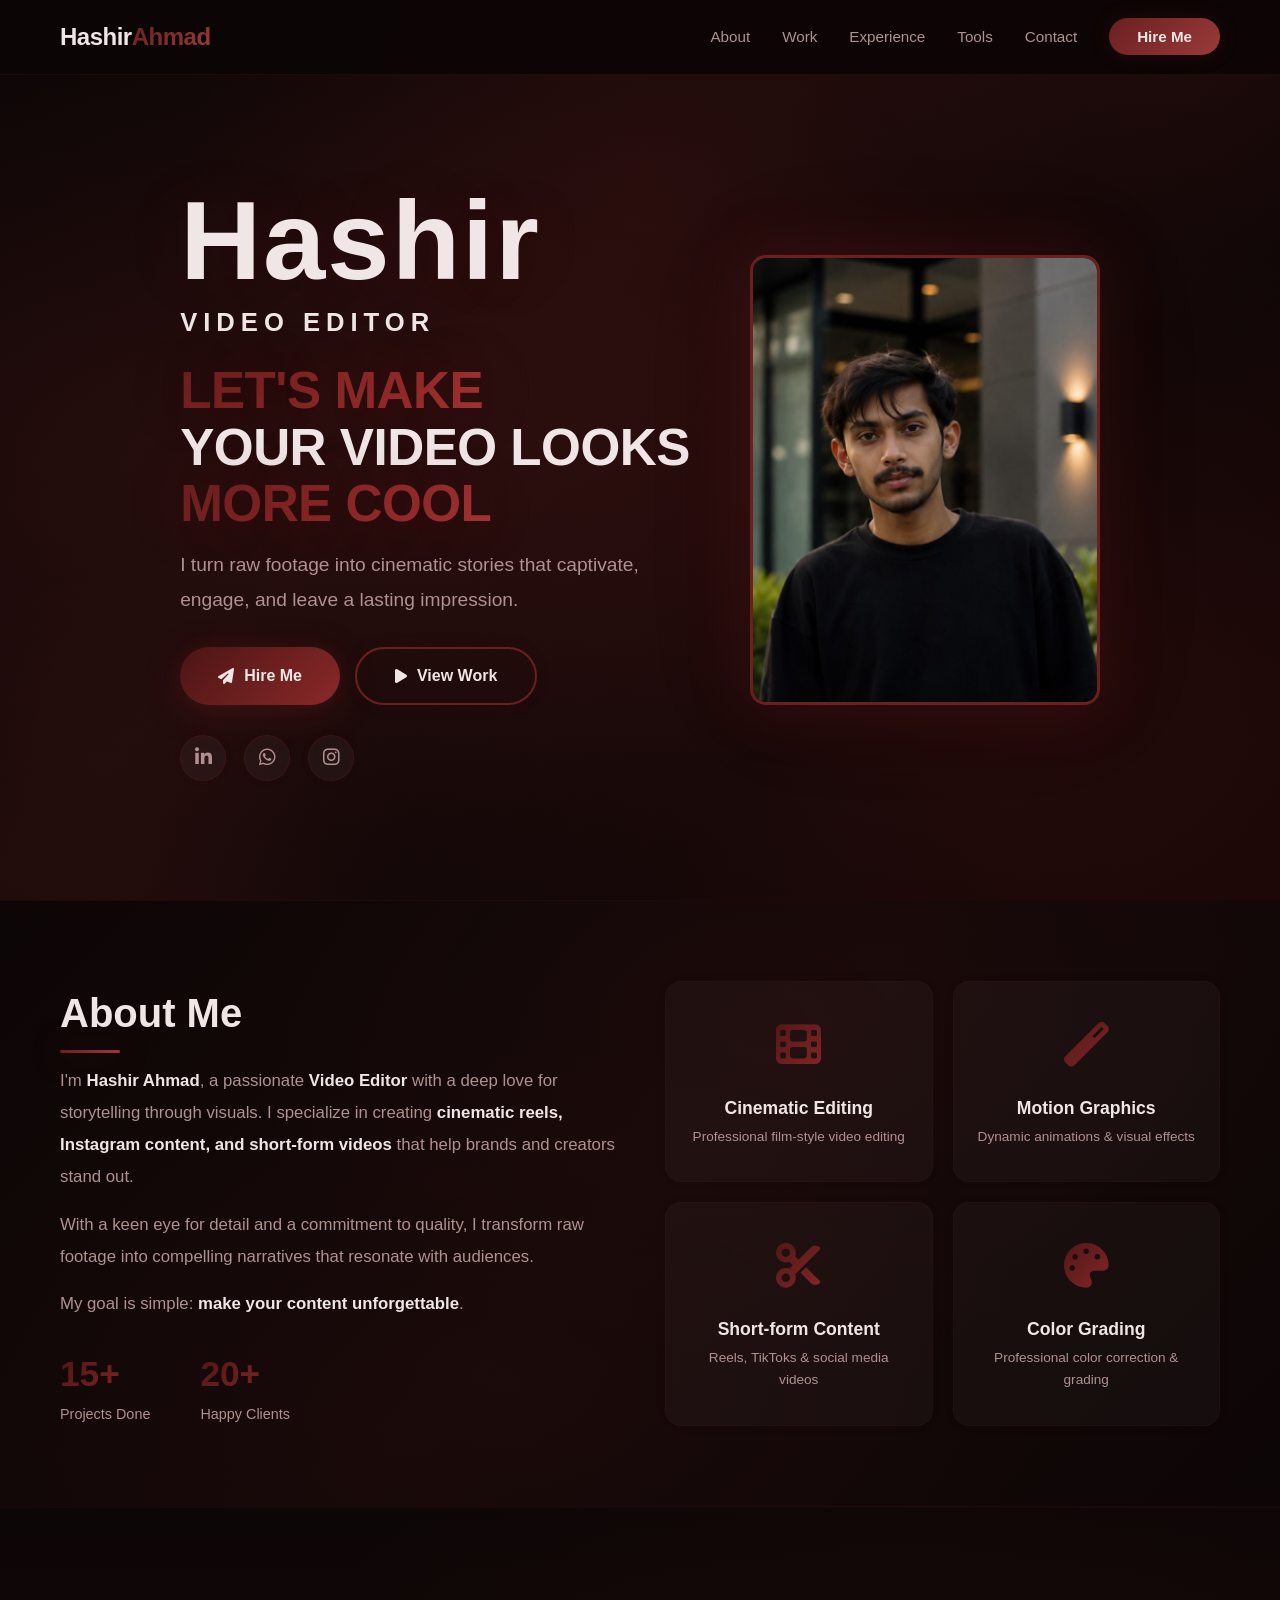
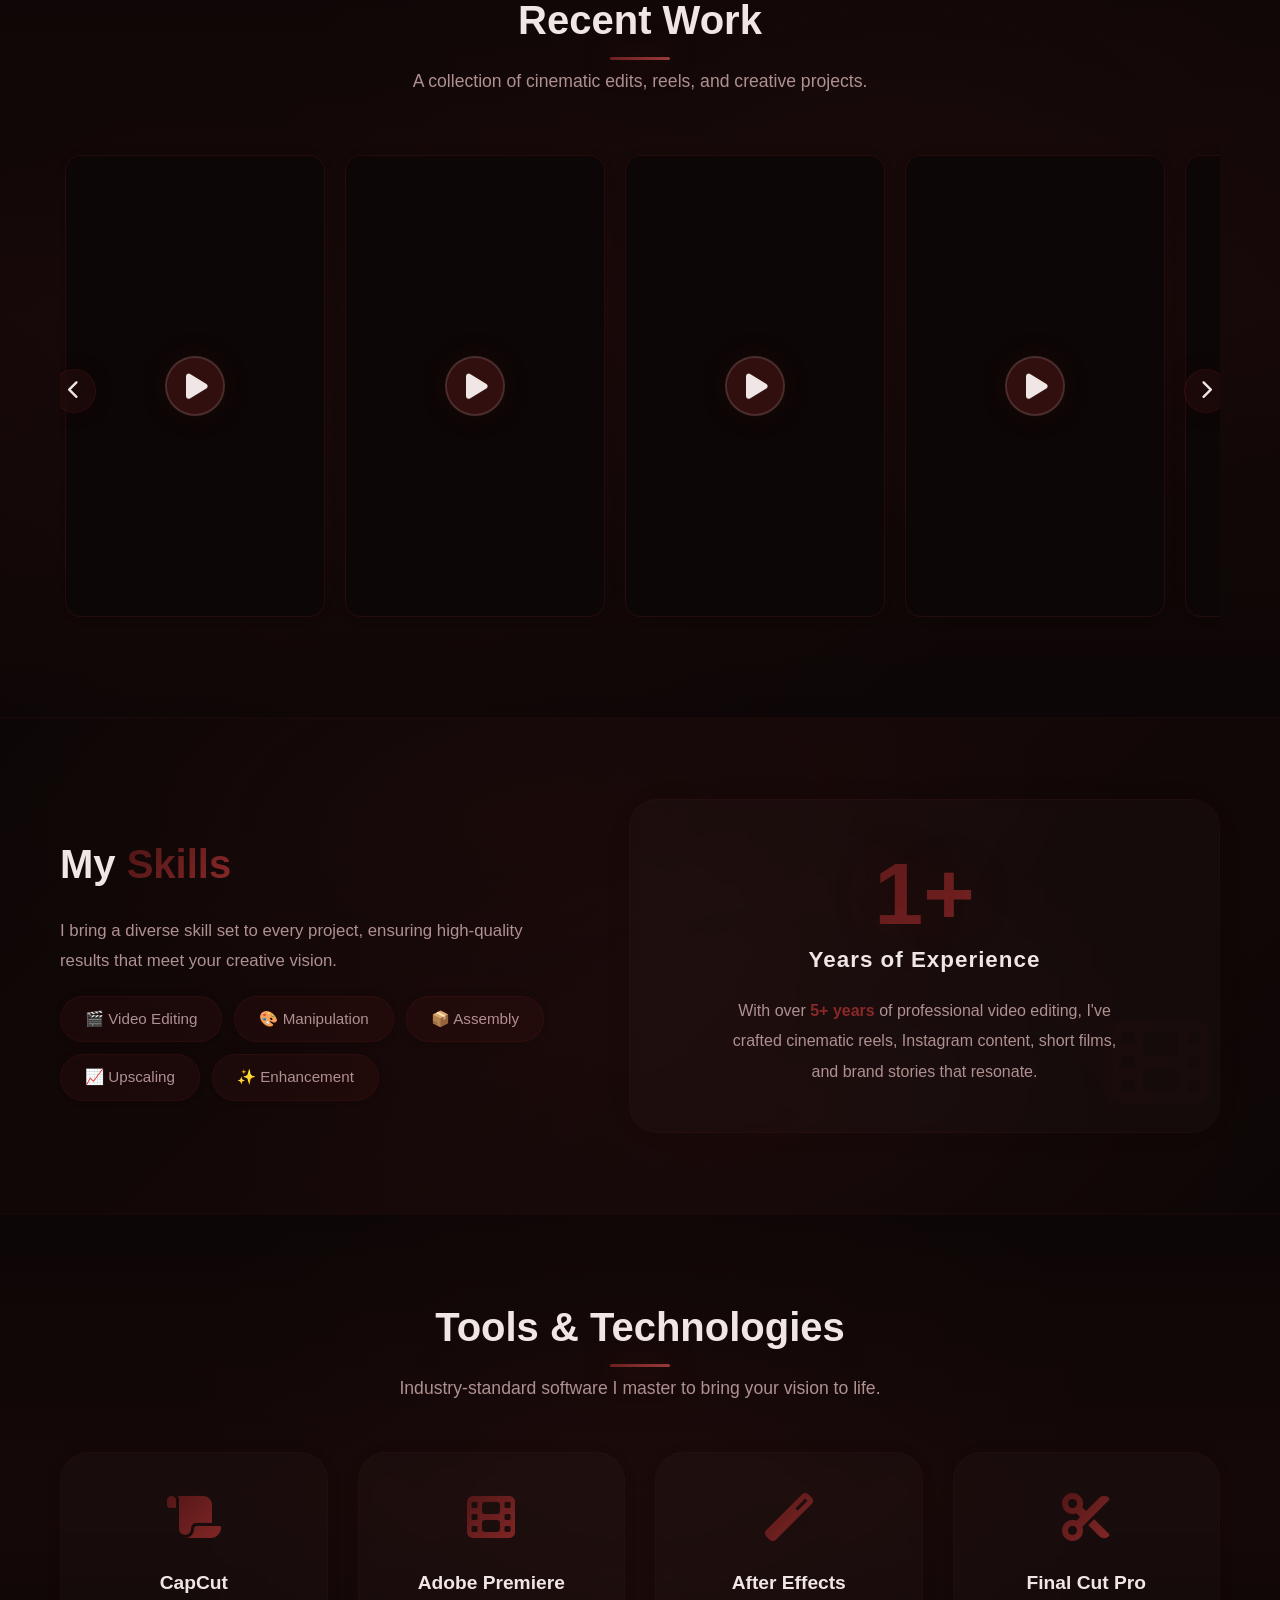
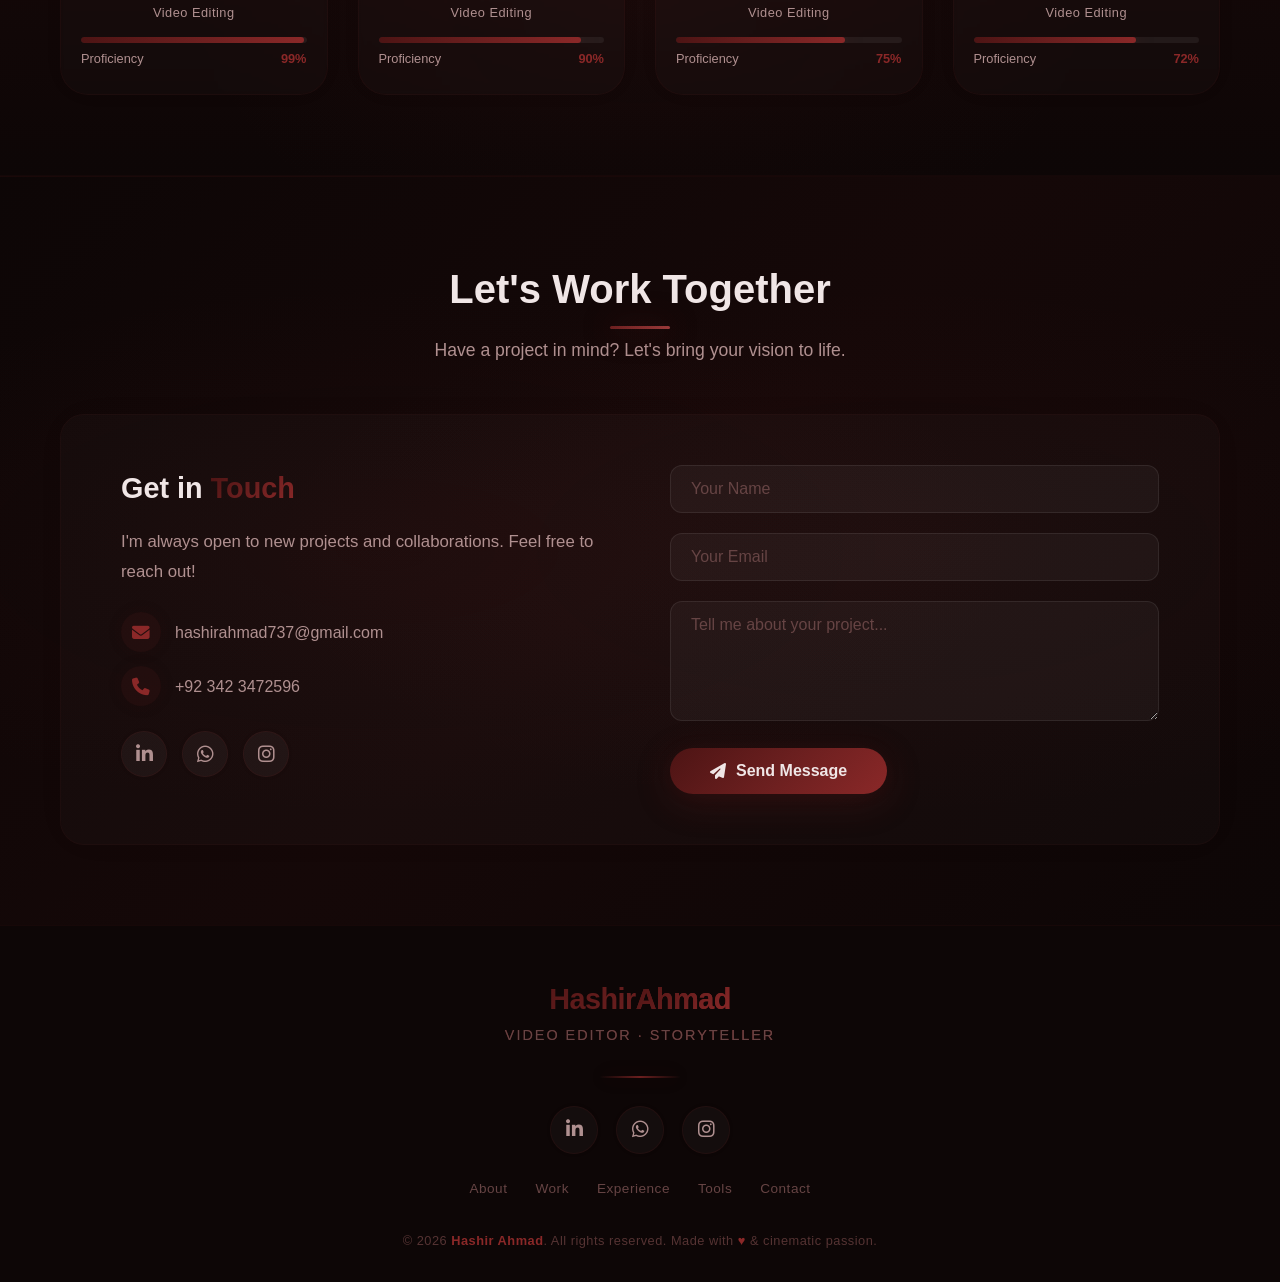
<file: index.html>
<!doctype html>
<html lang="en">
  <head>
    <meta charset="UTF-8" />
    <meta name="viewport" content="width=device-width, initial-scale=1.0" />
    <title>Hashir · Video Editor</title>
    <link rel="stylesheet" href="https://cdnjs.cloudflare.com/ajax/libs/font-awesome/6.5.1/css/all.min.css" />
    <style>
      * {
        margin: 0;
        padding: 0;
        box-sizing: border-box;
      }
      html {
        scroll-behavior: smooth;
      }
      body {
        font-family: 'Segoe UI', Tahoma, Geneva, Verdana, sans-serif;
        background: #0d0606;
        color: #f0e6e6;
        line-height: 1.6;
        overflow-x: hidden;
      }
      ::-webkit-scrollbar {
        width: 8px;
      }
      ::-webkit-scrollbar-track {
        background: #0d0606;
      }
      ::-webkit-scrollbar-thumb {
        background: linear-gradient(135deg, #6b1f1f, #9a3a3a);
        border-radius: 10px;
      }
      .container {
        max-width: 1200px;
        margin: 0 auto;
        padding: 0 20px;
      }
      .section-header {
        text-align: center;
        margin-bottom: 50px;
      }
      .section-header h2 {
        font-size: 2.5rem;
        font-weight: 700;
        position: relative;
        display: inline-block;
        color: #f0e6e6;
      }
      .section-header h2::after {
        content: '';
        position: absolute;
        bottom: -8px;
        left: 50%;
        transform: translateX(-50%);
        width: 60px;
        height: 3px;
        background: linear-gradient(135deg, #6b1f1f, #9a3a3a);
        border-radius: 3px;
        box-shadow: 0 0 30px rgba(107, 31, 31, 0.6);
      }
      .section-header p {
        color: #b09090;
        font-size: 1.1rem;
        max-width: 600px;
        margin: 15px auto 0;
      }

      /* ===== NAVBAR ===== */
      .navbar {
        position: fixed;
        top: 0;
        left: 0;
        width: 100%;
        padding: 18px 0;
        background: rgba(13, 6, 6, 0.92);
        backdrop-filter: blur(14px);
        border-bottom: 1px solid rgba(107, 31, 31, 0.2);
        z-index: 1000;
        transition: all 0.3s;
      }
      .navbar .container {
        display: flex;
        justify-content: space-between;
        align-items: center;
        flex-wrap: wrap;
      }
      .navbar .logo {
        font-size: 1.5rem;
        font-weight: 800;
        text-decoration: none;
        color: #f0e6e6;
        letter-spacing: -0.5px;
      }
      .navbar .logo span {
        background: linear-gradient(135deg, #6b1f1f, #9a3a3a);
        -webkit-background-clip: text;
        -webkit-text-fill-color: transparent;
        background-clip: text;
      }
      .nav-links {
        display: flex;
        gap: 32px;
        list-style: none;
        align-items: center;
      }
      .nav-links a {
        text-decoration: none;
        color: #b09090;
        font-weight: 500;
        font-size: 0.95rem;
        transition: color 0.3s;
        position: relative;
      }
      .nav-links a::after {
        content: '';
        position: absolute;
        bottom: -4px;
        left: 0;
        width: 0;
        height: 2px;
        background: linear-gradient(135deg, #6b1f1f, #9a3a3a);
        transition: width 0.3s;
      }
      .nav-links a:hover::after,
      .nav-links a.active::after {
        width: 100%;
      }
      .nav-links a:hover,
      .nav-links a.active {
        color: #f0e6e6;
      }
      .nav-links .btn-hire {
        background: linear-gradient(135deg, #6b1f1f, #9a3a3a);
        color: #f0e6e6;
        padding: 10px 28px;
        border-radius: 50px;
        font-weight: 600;
        border: none;
        cursor: pointer;
        transition: all 0.3s;
        font-size: 0.95rem;
        text-decoration: none;
        box-shadow: 0 0 20px rgba(107, 31, 31, 0.2);
      }
      .nav-links .btn-hire:hover {
        transform: translateY(-3px) scale(1.03);
        box-shadow: 0 8px 40px rgba(107, 31, 31, 0.6), 0 0 60px rgba(107, 31, 31, 0.3);
      }
      .hamburger {
        display: none;
        font-size: 1.8rem;
        cursor: pointer;
        color: #f0e6e6;
        transition: transform 0.3s;
      }
      .hamburger:hover {
        transform: rotate(90deg);
      }

      /* ===== HERO ===== */
      .hero {
        padding: 140px 0 80px;
        min-height: 100vh;
        display: flex;
        align-items: center;
        background: radial-gradient(ellipse at 20% 50%, rgba(107, 31, 31, 0.2) 0%, transparent 60%),
          radial-gradient(ellipse at 80% 80%, rgba(138, 40, 40, 0.15) 0%, transparent 50%),
          radial-gradient(ellipse at 50% 20%, rgba(77, 20, 20, 0.25) 0%, transparent 50%),
          linear-gradient(135deg, #0d0606 0%, #1a0a0a 40%, #0f0606 70%, #140404 100%);
        position: relative;
        overflow: hidden;
      }
      .hero::before {
        content: '';
        position: absolute;
        top: -40%;
        right: -20%;
        width: 700px;
        height: 700px;
        background: radial-gradient(circle, rgba(107, 31, 31, 0.15), transparent 70%);
        border-radius: 50%;
        pointer-events: none;
        animation: heroGlow1 10s ease-in-out infinite alternate;
      }
      .hero::after {
        content: '';
        position: absolute;
        bottom: -30%;
        left: -15%;
        width: 600px;
        height: 600px;
        background: radial-gradient(circle, rgba(138, 40, 40, 0.10), transparent 70%);
        border-radius: 50%;
        pointer-events: none;
        animation: heroGlow2 12s ease-in-out infinite alternate;
      }
      @keyframes heroGlow1 {
        0% { transform: scale(1) translate(0, 0); opacity: 0.4; }
        100% { transform: scale(1.4) translate(-30px, -20px); opacity: 0.9; }
      }
      @keyframes heroGlow2 {
        0% { transform: scale(1) translate(0, 0); opacity: 0.3; }
        100% { transform: scale(1.5) translate(40px, 30px); opacity: 0.8; }
      }
      .hero .container {
        display: flex;
        align-items: center;
        gap: 60px;
        flex-wrap: wrap;
        position: relative;
        z-index: 1;
      }
      .hero-content {
        flex: 1;
        min-width: 300px;
      }

      /* ===== HASHIR - exactly like Sameer style (white, no underline) ===== */
      .hero-content .hero-title-name {
        font-size: 7.0rem;
        font-weight: 900;
        line-height: 1.1;
        margin-bottom: 0px;
        color: #f0e6e6;
        letter-spacing: 2px;
        text-shadow: 0 0 60px rgba(107, 31, 31, 0.15);
      }

      .hero-content .hero-title-role {
        font-size: 1.6rem;
        font-weight: 400;
        color: #b09090;
        letter-spacing: 6px;
        text-transform: uppercase;
        margin-bottom: 20px;
      }
      .hero-content .hero-title-role span {
        color: #f0e6e6;
        font-weight: 600;
      }

      .hero-content h1 {
        font-size: 3.2rem;
        font-weight: 900;
        line-height: 1.1;
        margin-bottom: 16px;
        text-transform: uppercase;
        letter-spacing: -0.5px;
        color: #f0e6e6;
      }
      .hero-content h1 .highlight {
        background: linear-gradient(135deg, #6b1f1f, #8a2828, #a53535);
        -webkit-background-clip: text;
        -webkit-text-fill-color: transparent;
        background-clip: text;
        text-shadow: 0 0 60px rgba(107, 31, 31, 0.3);
      }

      .hero-content .sub-text {
        font-size: 1.2rem;
        color: #b09090;
        max-width: 500px;
        margin: 0 0 30px;
        line-height: 1.8;
      }
      .hero-buttons {
        display: flex;
        gap: 15px;
        flex-wrap: wrap;
        margin-bottom: 30px;
      }
      .btn {
        display: inline-flex;
        align-items: center;
        gap: 10px;
        padding: 14px 38px;
        border-radius: 50px;
        font-weight: 600;
        font-size: 1rem;
        text-decoration: none;
        transition: all 0.4s cubic-bezier(0.34, 1.56, 0.64, 1);
        border: none;
        cursor: pointer;
        position: relative;
        overflow: hidden;
      }
      .btn-primary {
        background: linear-gradient(135deg, #4d1414, #6b1f1f, #8a2828);
        color: #f0e6e6;
        box-shadow: 0 8px 35px rgba(107, 31, 31, 0.35), 0 0 20px rgba(107, 31, 31, 0.1);
      }
      .btn-primary:hover {
        transform: translateY(-4px) scale(1.03);
        box-shadow: 0 16px 60px rgba(107, 31, 31, 0.6), 0 0 80px rgba(107, 31, 31, 0.3);
      }
      .btn-outline {
        background: transparent;
        color: #f0e6e6;
        border: 2px solid #6b1f1f;
        box-shadow: 0 0 20px rgba(107, 31, 31, 0.05);
      }
      .btn-outline:hover {
        background: linear-gradient(135deg, #4d1414, #6b1f1f, #8a2828);
        border-color: transparent;
        transform: translateY(-4px) scale(1.03);
        box-shadow: 0 16px 60px rgba(107, 31, 31, 0.6), 0 0 80px rgba(107, 31, 31, 0.3);
        color: #f0e6e6;
      }
      .hero-social {
        display: flex;
        gap: 18px;
      }
      .hero-social a {
        display: inline-flex;
        align-items: center;
        justify-content: center;
        width: 46px;
        height: 46px;
        border-radius: 50%;
        background: rgba(255, 255, 255, 0.04);
        border: 1px solid rgba(107, 31, 31, 0.25);
        color: #b09090;
        font-size: 1.2rem;
        transition: all 0.4s cubic-bezier(0.34, 1.56, 0.64, 1);
        text-decoration: none;
        box-shadow: 0 0 10px rgba(107, 31, 31, 0.05);
      }
      .hero-social a:hover {
        background: linear-gradient(135deg, #4d1414, #6b1f1f, #8a2828);
        border-color: transparent;
        color: #f0e6e6;
        transform: translateY(-5px) scale(1.1);
        box-shadow: 0 10px 40px rgba(107, 31, 31, 0.5), 0 0 60px rgba(107, 31, 31, 0.2);
      }
      .hero-image {
        flex: 0 0 320px;
        display: flex;
        justify-content: center;
        align-items: center;
      }
      .profile-img {
        width: 350px;
        height: 450px;
        border-radius: 16px;
        overflow: hidden;
        border: 3px solid #6b1f1f;
        background: #1a0a0a;
        box-shadow: 0 0 60px rgba(107, 31, 31, 0.25), 0 0 120px rgba(107, 31, 31, 0.08);
        transition: all 0.5s;
      }
      .profile-img:hover {
        transform: scale(1.03) rotate(-2deg);
        box-shadow: 0 0 80px rgba(107, 31, 31, 0.4), 0 0 160px rgba(107, 31, 31, 0.15);
      }
      .profile-img img {
        width: 100%;
        height: 100%;
        object-fit: cover;
        display: block;
        border-radius: 13px;
      }

      /* ===== ABOUT ===== */
      .about {
        padding: 80px 0;
        background: radial-gradient(ellipse at 60% 20%, rgba(107, 31, 31, 0.08) 0%, transparent 50%),
          radial-gradient(ellipse at 40% 80%, rgba(138, 40, 40, 0.06) 0%, transparent 50%),
          linear-gradient(135deg, #0d0606 0%, #150808 50%, #0d0606 100%);
        border-top: 1px solid rgba(107, 31, 31, 0.08);
        border-bottom: 1px solid rgba(107, 31, 31, 0.08);
      }
      .about-grid {
        display: flex;
        align-items: stretch;
        gap: 50px;
        flex-wrap: wrap;
      }
      .about-left {
        flex: 1;
        min-width: 300px;
        display: flex;
        flex-direction: column;
        justify-content: center;
      }
      .about-left .section-header {
        text-align: left;
        margin-bottom: 20px;
      }
      .about-left .section-header h2::after {
        left: 0;
        transform: none;
      }
      .about-left p {
        color: #b09090;
        font-size: 1.05rem;
        line-height: 1.9;
        margin-bottom: 16px;
      }
      .about-left p strong {
        color: #f0e6e6;
      }
      .about-stats {
        display: flex;
        gap: 50px;
        flex-wrap: wrap;
        margin-top: 10px;
      }
      .about-stats .stat-item {
        display: flex;
        flex-direction: column;
      }
      .about-stats .stat-number {
        font-size: 2.2rem;
        font-weight: 800;
        background: linear-gradient(135deg, #4d1414, #6b1f1f, #8a2828);
        -webkit-background-clip: text;
        -webkit-text-fill-color: transparent;
        background-clip: text;
      }
      .about-stats .stat-label {
        color: #b09090;
        font-size: 0.9rem;
      }

      /* ===== ABOUT RIGHT - 4 GLOWING BLOCKS ===== */
      .about-right {
        flex: 1;
        min-width: 300px;
        display: grid;
        grid-template-columns: 1fr 1fr;
        gap: 20px;
      }
      .about-block {
        background: rgba(255, 255, 255, 0.03);
        border: 1px solid rgba(107, 31, 31, 0.12);
        border-radius: 16px;
        padding: 28px 22px;
        text-align: center;
        transition: all 0.4s cubic-bezier(0.34, 1.56, 0.64, 1);
        position: relative;
        overflow: hidden;
        cursor: default;
        box-shadow: 0 0 20px rgba(107, 31, 31, 0.02);
      }
      .about-block::before {
        content: '';
        position: absolute;
        inset: 0;
        background: radial-gradient(circle at 50% 50%, rgba(107, 31, 31, 0.15), transparent 70%);
        opacity: 0;
        transition: opacity 0.5s;
        border-radius: 16px;
      }
      .about-block:hover {
        transform: translateY(-8px) scale(1.02);
        border-color: #6b1f1f;
        box-shadow: 0 15px 60px rgba(107, 31, 31, 0.35), 0 0 80px rgba(107, 31, 31, 0.1);
        background: rgba(255, 255, 255, 0.06);
      }
      .about-block:hover::before {
        opacity: 1;
      }
      .about-block .block-icon {
        font-size: 2.8rem;
        margin-bottom: 12px;
        background: linear-gradient(135deg, #4d1414, #6b1f1f, #8a2828);
        -webkit-background-clip: text;
        -webkit-text-fill-color: transparent;
        background-clip: text;
        display: inline-block;
        transition: transform 0.4s;
        position: relative;
        z-index: 1;
      }
      .about-block:hover .block-icon {
        transform: scale(1.15) rotate(-5deg);
      }
      .about-block .block-title {
        font-size: 1.1rem;
        font-weight: 700;
        color: #f0e6e6;
        margin-bottom: 4px;
        position: relative;
        z-index: 1;
      }
      .about-block .block-desc {
        font-size: 0.85rem;
        color: #b09090;
        position: relative;
        z-index: 1;
      }
      .about-block::after {
        content: '';
        position: absolute;
        top: -50%;
        left: -50%;
        width: 200%;
        height: 200%;
        background: radial-gradient(circle at center, rgba(138, 40, 40, 0.08), transparent 60%);
        opacity: 0;
        transition: opacity 0.6s;
        pointer-events: none;
        border-radius: 16px;
      }
      .about-block:hover::after {
        opacity: 1;
      }

      /* ===== WORK ===== */
      .work {
        padding: 80px 0;
        background: radial-gradient(ellipse at 30% 70%, rgba(107, 31, 31, 0.06) 0%, transparent 50%),
          radial-gradient(ellipse at 70% 30%, rgba(138, 40, 40, 0.05) 0%, transparent 50%),
          linear-gradient(180deg, #0d0606 0%, #150808 50%, #0d0606 100%);
        border-top: 1px solid rgba(107, 31, 31, 0.08);
        border-bottom: 1px solid rgba(107, 31, 31, 0.08);
      }
      .work-wrapper {
        position: relative;
        overflow: hidden;
        z-index: 1;
      }
      .work-scroll {
        display: flex;
        gap: 20px;
        overflow-x: auto;
        padding: 10px 5px 20px;
        scroll-behavior: smooth;
        -webkit-overflow-scrolling: touch;
        justify-content: flex-start;
      }
      .work-scroll::-webkit-scrollbar {
        height: 4px;
      }
      .work-scroll::-webkit-scrollbar-track {
        background: #1a0a0a;
        border-radius: 10px;
      }
      .work-scroll::-webkit-scrollbar-thumb {
        background: linear-gradient(135deg, #4d1414, #6b1f1f, #8a2828);
        border-radius: 10px;
      }
      .work-item {
        flex: 0 0 260px;
        border-radius: 16px;
        overflow: hidden;
        cursor: pointer;
        aspect-ratio: 9/16;
        background: #1a0a0a;
        border: 1px solid rgba(107, 31, 31, 0.12);
        transition: all 0.4s cubic-bezier(0.34, 1.56, 0.64, 1);
        position: relative;
        box-shadow: 0 0 30px rgba(107, 31, 31, 0.02);
      }
      .work-item:hover {
        transform: translateY(-8px) scale(1.02);
        border-color: #6b1f1f;
        box-shadow: 0 15px 60px rgba(107, 31, 31, 0.3), 0 0 80px rgba(107, 31, 31, 0.08);
      }
      .work-item .thumb {
        width: 100%;
        height: 100%;
        display: flex;
        align-items: center;
        justify-content: center;
        background: linear-gradient(135deg, #1a0a0a, #2a0f0f);
        position: relative;
      }
      .work-item .thumb .screenpal-thumbnail {
        width: 100%;
        height: 100%;
        position: relative;
        background: #0d0606;
      }
      .work-item .thumb .screenpal-thumbnail iframe {
        width: 100%;
        height: 100%;
        border: none;
        pointer-events: none !important;
      }
      .video-click-layer {
        position: absolute;
        top: 0;
        left: 0;
        width: 100%;
        height: 100%;
        z-index: 10;
        cursor: pointer;
        background: transparent;
      }
      .work-item .thumb .play-overlay {
        position: absolute;
        top: 50%;
        left: 50%;
        transform: translate(-50%, -50%);
        z-index: 5;
        width: 60px;
        height: 60px;
        border-radius: 50%;
        background: rgba(107, 31, 31, 0.4);
        backdrop-filter: blur(4px);
        display: flex;
        align-items: center;
        justify-content: center;
        border: 2px solid rgba(255, 255, 255, 0.12);
        transition: all 0.3s;
        pointer-events: none;
        box-shadow: 0 0 30px rgba(107, 31, 31, 0.1);
      }
      .work-item:hover .play-overlay {
        background: rgba(107, 31, 31, 0.6);
        transform: translate(-50%, -50%) scale(1.1);
        box-shadow: 0 0 60px rgba(107, 31, 31, 0.3);
      }
      .work-item .play-overlay i {
        font-size: 1.8rem;
        color: #f0e6e6;
        margin-left: 4px;
      }
      .work-item .thumb .overlay {
        position: absolute;
        bottom: 0;
        left: 0;
        right: 0;
        padding: 16px 18px 20px;
        background: linear-gradient(to top, rgba(0, 0, 0, 0.85), transparent);
        opacity: 0;
        transition: opacity 0.3s;
        pointer-events: none;
        z-index: 4;
      }
      .work-item:hover .thumb .overlay {
        opacity: 1;
      }
      .work-item .thumb .overlay h4 {
        font-size: 0.85rem;
        font-weight: 600;
        margin-bottom: 2px;
        color: #f0e6e6;
      }
      .work-item .thumb .overlay p {
        font-size: 0.7rem;
        color: #b09090;
      }
      .scroll-btn {
        position: absolute;
        top: 50%;
        transform: translateY(-50%);
        width: 44px;
        height: 44px;
        border-radius: 50%;
        background: rgba(107, 31, 31, 0.15);
        backdrop-filter: blur(8px);
        border: 1px solid rgba(107, 31, 31, 0.25);
        color: #f0e6e6;
        font-size: 1.2rem;
        cursor: pointer;
        transition: all 0.3s;
        z-index: 10;
        display: flex;
        align-items: center;
        justify-content: center;
        box-shadow: 0 0 30px rgba(107, 31, 31, 0.05);
      }
      .scroll-btn:hover {
        background: linear-gradient(135deg, #4d1414, #6b1f1f, #8a2828);
        border-color: transparent;
        box-shadow: 0 8px 40px rgba(107, 31, 31, 0.5), 0 0 60px rgba(107, 31, 31, 0.2);
        transform: translateY(-50%) scale(1.1);
      }
      .scroll-left {
        left: -8px;
      }
      .scroll-right {
        right: -8px;
      }

      /* ===== LIGHTBOX ===== */
      .lightbox {
        display: none;
        position: fixed;
        top: 0;
        left: 0;
        width: 100%;
        height: 100%;
        background: rgba(0, 0, 0, 0.94);
        z-index: 9999;
        align-items: center;
        justify-content: center;
        padding: 30px;
        animation: fadeIn 0.3s ease;
      }
      .lightbox.open {
        display: flex;
      }
      .lightbox .lightbox-content {
        max-width: 90%;
        max-height: 85vh;
        border-radius: 12px;
        overflow: hidden;
        position: relative;
        animation: scaleIn 0.3s ease;
        background: #0d0606;
        box-shadow: 0 30px 80px rgba(0, 0, 0, 0.6), 0 0 60px rgba(107, 31, 31, 0.05);
        border: 1px solid rgba(107, 31, 31, 0.12);
        display: flex;
        flex-direction: column;
      }
      .screenpal-player-wrapper {
        position: relative;
        width: 100%;
        max-width: 400px;
        aspect-ratio: 9 / 16;
        background: #000;
        margin: 0 auto;
      }
      .screenpal-player-wrapper iframe {
        width: 100%;
        height: 100%;
        border: none;
        display: block;
      }
      .lightbox-info {
        padding: 16px 20px 20px;
        background: linear-gradient(to top, rgba(0,0,0,0.9), transparent);
        position: absolute;
        bottom: 0;
        left: 0;
        right: 0;
        z-index: 5;
      }
      .lightbox-info h3 {
        font-size: 1.1rem;
        font-weight: 600;
        color: #f0e6e6;
        margin-bottom: 2px;
      }
      .lightbox-info p {
        font-size: 0.85rem;
        color: #b09090;
      }
      .lightbox .close-btn {
        position: absolute;
        top: 12px;
        right: 12px;
        background: rgba(0, 0, 0, 0.7);
        border: 1px solid rgba(255, 255, 255, 0.12);
        color: #f0e6e6;
        font-size: 1.2rem;
        cursor: pointer;
        transition: all 0.3s;
        z-index: 10;
        width: 40px;
        height: 40px;
        border-radius: 50%;
        display: flex;
        align-items: center;
        justify-content: center;
        backdrop-filter: blur(10px);
        box-shadow: 0 0 20px rgba(107, 31, 31, 0.05);
      }
      .lightbox .close-btn:hover {
        transform: rotate(90deg) scale(1.1);
        background: linear-gradient(135deg, #4d1414, #6b1f1f, #8a2828);
        border-color: transparent;
        box-shadow: 0 8px 40px rgba(107, 31, 31, 0.5);
      }
      @keyframes fadeIn {
        from { opacity: 0; }
        to { opacity: 1; }
      }
      @keyframes scaleIn {
        from { transform: scale(0.8); opacity: 0; }
        to { transform: scale(1); opacity: 1; }
      }

      /* ===== EXPERIENCE ===== */
      .experience {
        padding: 80px 0;
        background: radial-gradient(ellipse at 60% 80%, rgba(107, 31, 31, 0.08) 0%, transparent 50%),
          radial-gradient(ellipse at 40% 20%, rgba(138, 40, 40, 0.06) 0%, transparent 50%),
          linear-gradient(135deg, #0d0606 0%, #150808 50%, #0d0606 100%);
        border-top: 1px solid rgba(107, 31, 31, 0.08);
        border-bottom: 1px solid rgba(107, 31, 31, 0.08);
      }
      .experience-grid {
        display: flex;
        gap: 60px;
        align-items: center;
        flex-wrap: wrap;
      }
      .experience-left {
        flex: 1;
        min-width: 280px;
      }
      .experience-left h2 {
        font-size: 2.5rem;
        font-weight: 700;
        margin-bottom: 20px;
        color: #f0e6e6;
      }
      .experience-left h2 span {
        background: linear-gradient(135deg, #4d1414, #6b1f1f, #8a2828);
        -webkit-background-clip: text;
        -webkit-text-fill-color: transparent;
        background-clip: text;
      }
      .experience-left p {
        color: #b09090;
        font-size: 1.05rem;
        line-height: 1.8;
        max-width: 500px;
      }
      .experience-left .skill-tags {
        display: flex;
        flex-wrap: wrap;
        gap: 12px;
        margin-top: 20px;
      }
      .experience-left .skill-tag {
        padding: 10px 24px;
        border-radius: 50px;
        background: rgba(107, 31, 31, 0.12);
        border: 1px solid rgba(107, 31, 31, 0.18);
        color: #b09090;
        font-size: 0.95rem;
        font-weight: 500;
        transition: all 0.3s;
        box-shadow: 0 0 20px rgba(107, 31, 31, 0.02);
      }
      .experience-left .skill-tag:hover {
        background: linear-gradient(135deg, #4d1414, #6b1f1f, #8a2828);
        border-color: transparent;
        color: #f0e6e6;
        transform: translateY(-3px);
        box-shadow: 0 8px 40px rgba(107, 31, 31, 0.3), 0 0 60px rgba(107, 31, 31, 0.1);
      }
      .experience-right {
        flex: 1;
        min-width: 280px;
        text-align: center;
        padding: 50px 40px 45px;
        border-radius: 28px;
        background: rgba(255, 255, 255, 0.02);
        border: 1px solid rgba(107, 31, 31, 0.12);
        transition: all 0.5s cubic-bezier(0.34, 1.56, 0.64, 1);
        position: relative;
        overflow: hidden;
        box-shadow: 0 0 50px rgba(107, 31, 31, 0.02);
        cursor: default;
        backdrop-filter: blur(4px);
      }
      .experience-right::before {
        content: '';
        position: absolute;
        inset: -2px;
        border-radius: 30px;
        padding: 2px;
        background: linear-gradient(135deg, #4d1414, #6b1f1f, #8a2828, #4d1414);
        background-size: 300% 300%;
        -webkit-mask: linear-gradient(#fff 0 0) content-box, linear-gradient(#fff 0 0);
        mask: linear-gradient(#fff 0 0) content-box, linear-gradient(#fff 0 0);
        -webkit-mask-composite: xor;
        mask-composite: exclude;
        opacity: 0;
        transition: opacity 0.6s, background-position 0.8s;
        pointer-events: none;
        animation: borderRotate 6s linear infinite;
      }
      @keyframes borderRotate {
        0% { background-position: 0% 50%; }
        50% { background-position: 100% 50%; }
        100% { background-position: 0% 50%; }
      }
      .experience-right:hover {
        transform: translateY(-12px) scale(1.02);
        border-color: transparent;
        box-shadow: 0 25px 80px rgba(107, 31, 31, 0.4), 0 0 100px rgba(107, 31, 31, 0.1);
        background: rgba(255, 255, 255, 0.06);
      }
      .experience-right:hover::before {
        opacity: 1;
      }
      .experience-right .counter {
        font-size: 5.5rem;
        font-weight: 900;
        background: linear-gradient(135deg, #4d1414, #6b1f1f, #8a2828);
        -webkit-background-clip: text;
        -webkit-text-fill-color: transparent;
        background-clip: text;
        line-height: 1;
        text-shadow: 0 0 60px rgba(107, 31, 31, 0.2);
        transition: text-shadow 0.4s;
        position: relative;
        z-index: 2;
      }
      .experience-right:hover .counter {
        text-shadow: 0 0 100px rgba(107, 31, 31, 0.5);
        animation: counterPulse 1.2s ease-in-out infinite alternate;
      }
      @keyframes counterPulse {
        0% { transform: scale(1); }
        100% { transform: scale(1.04); }
      }
      .experience-right .counter-label {
        font-size: 1.4rem;
        font-weight: 700;
        color: #f0e6e6;
        margin-top: 4px;
        position: relative;
        z-index: 2;
        letter-spacing: 1px;
      }
      .experience-right .counter-text {
        color: #b09090;
        font-size: 1rem;
        max-width: 400px;
        margin: 18px auto 0;
        line-height: 1.9;
        position: relative;
        z-index: 2;
      }
      .experience-right .counter-text strong {
        color: #8a2828;
        font-weight: 600;
      }
      .experience-right .exp-icon {
        position: absolute;
        font-size: 6rem;
        color: rgba(107, 31, 31, 0.06);
        bottom: -10px;
        right: 10px;
        pointer-events: none;
        transition: all 0.6s;
        z-index: 1;
      }
      .experience-right:hover .exp-icon {
        color: rgba(107, 31, 31, 0.10);
        transform: scale(1.1) rotate(-6deg);
      }

      /* ===== TOOLS ===== */
      .tools-section {
        padding: 80px 0;
        background: radial-gradient(ellipse at 50% 30%, rgba(107, 31, 31, 0.06) 0%, transparent 50%),
          radial-gradient(ellipse at 50% 70%, rgba(138, 40, 40, 0.05) 0%, transparent 50%),
          linear-gradient(180deg, #0d0606 0%, #150808 50%, #0d0606 100%);
        border-top: 1px solid rgba(107, 31, 31, 0.08);
        border-bottom: 1px solid rgba(107, 31, 31, 0.08);
      }
      .tools-grid {
        display: grid;
        grid-template-columns: repeat(auto-fit, minmax(200px, 1fr));
        gap: 30px;
      }
      .tool-card {
        background: rgba(255, 255, 255, 0.02);
        backdrop-filter: blur(2px);
        border: 1px solid rgba(107, 31, 31, 0.10);
        border-radius: 28px;
        padding: 28px 20px 24px;
        text-align: center;
        transition: all 0.4s cubic-bezier(0.34, 1.56, 0.64, 1);
        box-shadow: 0 0 30px rgba(107, 31, 31, 0.02);
        position: relative;
        overflow: hidden;
      }
      .tool-card::before {
        content: '';
        position: absolute;
        inset: 0;
        background: radial-gradient(circle at 30% 20%, rgba(107, 31, 31, 0.12), transparent 60%);
        opacity: 0;
        transition: opacity 0.4s;
        pointer-events: none;
        border-radius: 28px;
      }
      .tool-card:hover {
        transform: translateY(-10px) scale(1.02);
        border-color: #6b1f1f;
        box-shadow: 0 20px 60px rgba(107, 31, 31, 0.3), 0 0 80px rgba(107, 31, 31, 0.08);
        background: rgba(255, 255, 255, 0.06);
      }
      .tool-card:hover::before {
        opacity: 1;
      }
      .tool-card .tool-icon {
        font-size: 3rem;
        margin-bottom: 10px;
        display: inline-block;
        background: linear-gradient(135deg, #4d1414, #6b1f1f, #8a2828);
        -webkit-background-clip: text;
        -webkit-text-fill-color: transparent;
        background-clip: text;
        transition: transform 0.3s;
      }
      .tool-card:hover .tool-icon {
        transform: scale(1.15) rotate(-4deg);
      }
      .tool-card h4 {
        font-size: 1.2rem;
        font-weight: 700;
        margin-bottom: 4px;
        color: #f0e6e6;
      }
      .tool-card .tool-sub {
        color: #b09090;
        font-size: 0.8rem;
        letter-spacing: 0.5px;
        margin-bottom: 14px;
      }
      .skill-bar-bg {
        width: 100%;
        height: 6px;
        background: rgba(255, 255, 255, 0.06);
        border-radius: 10px;
        overflow: hidden;
        margin-top: 6px;
      }
      .skill-bar-fill {
        height: 100%;
        width: 0%;
        background: linear-gradient(90deg, #4d1414, #6b1f1f, #8a2828);
        border-radius: 10px;
        transition: width 1s cubic-bezier(0.34, 1.56, 0.64, 1);
        box-shadow: 0 0 20px rgba(107, 31, 31, 0.4);
      }
      .tool-card .skill-label {
        display: flex;
        justify-content: space-between;
        font-size: 0.8rem;
        color: #b09090;
        margin-top: 6px;
      }
      .tool-card .skill-label span:last-child {
        color: #8a2828;
        font-weight: 600;
      }

      /* ===== CONTACT ===== */
      .contact {
        padding: 80px 0;
        background: radial-gradient(ellipse at 30% 50%, rgba(107, 31, 31, 0.08) 0%, transparent 50%),
          radial-gradient(ellipse at 70% 50%, rgba(138, 40, 40, 0.06) 0%, transparent 50%),
          linear-gradient(135deg, #0d0606 0%, #150808 50%, #0d0606 100%);
        border-top: 1px solid rgba(107, 31, 31, 0.08);
      }
      .contact-wrapper {
        display: flex;
        gap: 60px;
        flex-wrap: wrap;
        background: rgba(255, 255, 255, 0.02);
        padding: 50px 60px;
        border-radius: 24px;
        border: 1px solid rgba(107, 31, 31, 0.08);
        box-shadow: 0 0 40px rgba(107, 31, 31, 0.02);
      }
      .contact-info {
        flex: 1;
        min-width: 280px;
      }
      .contact-info h3 {
        font-size: 1.8rem;
        font-weight: 700;
        margin-bottom: 16px;
        color: #f0e6e6;
      }
      .contact-info h3 span {
        background: linear-gradient(135deg, #4d1414, #6b1f1f, #8a2828);
        -webkit-background-clip: text;
        -webkit-text-fill-color: transparent;
        background-clip: text;
      }
      .contact-info p {
        color: #b09090;
        font-size: 1.05rem;
        line-height: 1.8;
        margin-bottom: 25px;
      }
      .contact-info .contact-detail {
        display: flex;
        align-items: center;
        gap: 14px;
        margin-bottom: 14px;
        color: #b09090;
        font-size: 1rem;
      }
      .contact-info .contact-detail i {
        width: 40px;
        height: 40px;
        border-radius: 50%;
        background: rgba(107, 31, 31, 0.12);
        display: flex;
        align-items: center;
        justify-content: center;
        color: #8a2828;
        font-size: 1.1rem;
        flex-shrink: 0;
        box-shadow: 0 0 20px rgba(107, 31, 31, 0.05);
      }
      .contact-info .contact-detail a {
        color: #b09090;
        text-decoration: none;
        transition: color 0.3s;
      }
      .contact-info .contact-detail a:hover {
        color: #8a2828;
      }
      .contact-social {
        display: flex;
        gap: 15px;
        margin-top: 25px;
      }
      .contact-social a {
        display: inline-flex;
        align-items: center;
        justify-content: center;
        width: 46px;
        height: 46px;
        border-radius: 50%;
        background: rgba(255, 255, 255, 0.04);
        border: 1px solid rgba(107, 31, 31, 0.15);
        color: #b09090;
        font-size: 1.2rem;
        transition: all 0.4s;
        text-decoration: none;
        box-shadow: 0 0 10px rgba(107, 31, 31, 0.02);
      }
      .contact-social a:hover {
        background: linear-gradient(135deg, #4d1414, #6b1f1f, #8a2828);
        border-color: transparent;
        color: #f0e6e6;
        transform: translateY(-4px) scale(1.1);
        box-shadow: 0 10px 40px rgba(107, 31, 31, 0.4), 0 0 60px rgba(107, 31, 31, 0.15);
      }
      .contact-form {
        flex: 1;
        min-width: 280px;
      }
      .contact-form .form-group {
        margin-bottom: 20px;
      }
      .contact-form input,
      .contact-form textarea {
        width: 100%;
        padding: 14px 20px;
        border: 1px solid rgba(255, 255, 255, 0.08);
        border-radius: 12px;
        font-size: 1rem;
        background: rgba(255, 255, 255, 0.04);
        color: #f0e6e6;
        transition: all 0.3s;
        font-family: inherit;
      }
      .contact-form input:focus,
      .contact-form textarea:focus {
        border-color: #6b1f1f;
        outline: none;
        box-shadow: 0 0 0 4px rgba(107, 31, 31, 0.15), 0 0 30px rgba(107, 31, 31, 0.05);
      }
      .contact-form input::placeholder,
      .contact-form textarea::placeholder {
        color: #664444;
      }
      .contact-form textarea {
        height: 120px;
        resize: vertical;
      }
      .contact-form .btn-submit {
        background: linear-gradient(135deg, #4d1414, #6b1f1f, #8a2828);
        color: #f0e6e6;
        border: none;
        padding: 14px 40px;
        border-radius: 50px;
        font-weight: 700;
        font-size: 1rem;
        cursor: pointer;
        transition: all 0.4s cubic-bezier(0.34, 1.56, 0.64, 1);
        display: inline-flex;
        align-items: center;
        gap: 10px;
        box-shadow: 0 8px 35px rgba(107, 31, 31, 0.3), 0 0 20px rgba(107, 31, 31, 0.05);
      }
      .contact-form .btn-submit:hover {
        transform: translateY(-3px) scale(1.03);
        box-shadow: 0 12px 60px rgba(107, 31, 31, 0.5), 0 0 80px rgba(107, 31, 31, 0.2);
      }

      /* ===== FOOTER ===== */
      .footer {
        background: #0d0606;
        padding: 50px 0 30px;
        border-top: 1px solid rgba(107, 31, 31, 0.10);
        text-align: center;
      }
      .footer .footer-content {
        display: flex;
        flex-direction: column;
        align-items: center;
        gap: 24px;
      }
      .footer .footer-brand {
        font-size: 1.8rem;
        font-weight: 800;
        letter-spacing: -0.5px;
        background: linear-gradient(135deg, #4d1414, #6b1f1f, #8a2828);
        -webkit-background-clip: text;
        -webkit-text-fill-color: transparent;
        background-clip: text;
      }
      .footer .footer-brand small {
        font-weight: 400;
        font-size: 0.9rem;
        color: #664444;
        -webkit-text-fill-color: #664444;
        background: none;
        display: block;
        margin-top: 2px;
        letter-spacing: 2px;
      }
      .footer .footer-divider {
        width: 80px;
        height: 2px;
        background: linear-gradient(90deg, transparent, #6b1f1f, transparent);
        border-radius: 2px;
        margin: 4px 0;
        box-shadow: 0 0 20px rgba(107, 31, 31, 0.2);
      }
      .footer .footer-social {
        display: flex;
        gap: 18px;
      }
      .footer .footer-social a {
        display: inline-flex;
        align-items: center;
        justify-content: center;
        width: 48px;
        height: 48px;
        border-radius: 50%;
        background: rgba(255, 255, 255, 0.03);
        border: 1px solid rgba(107, 31, 31, 0.15);
        color: #b09090;
        font-size: 1.2rem;
        transition: all 0.4s cubic-bezier(0.34, 1.56, 0.64, 1);
        text-decoration: none;
        position: relative;
        box-shadow: 0 0 10px rgba(107, 31, 31, 0.02);
      }
      .footer .footer-social a::before {
        content: '';
        position: absolute;
        inset: -2px;
        border-radius: 50%;
        background: linear-gradient(135deg, #4d1414, #6b1f1f, #8a2828);
        opacity: 0;
        transition: opacity 0.4s;
        z-index: -1;
      }
      .footer .footer-social a:hover {
        color: #f0e6e6;
        transform: translateY(-6px) scale(1.1);
        border-color: transparent;
        box-shadow: 0 10px 40px rgba(107, 31, 31, 0.4), 0 0 60px rgba(107, 31, 31, 0.15);
      }
      .footer .footer-social a:hover::before {
        opacity: 1;
      }
      .footer .footer-links {
        display: flex;
        gap: 28px;
        flex-wrap: wrap;
        justify-content: center;
      }
      .footer .footer-links a {
        color: #664444;
        text-decoration: none;
        font-size: 0.85rem;
        transition: color 0.3s;
        letter-spacing: 0.5px;
      }
      .footer .footer-links a:hover {
        color: #8a2828;
      }
      .footer .footer-copy {
        color: #553333;
        font-size: 0.8rem;
        letter-spacing: 0.5px;
        margin-top: 8px;
      }
      .footer .footer-copy .heart {
        color: #8a2828;
        display: inline-block;
        animation: pulseHeart 1.5s ease-in-out infinite;
      }
      @keyframes pulseHeart {
        0%, 100% { transform: scale(1); }
        50% { transform: scale(1.25); }
      }
      .footer .footer-copy .highlight {
        color: #8a2828;
        font-weight: 600;
      }

      /* ===== RESPONSIVE ===== */
      @media (max-width: 992px) {
        .hero .container { flex-direction: column; text-align: center; }
        .hero-content .hero-title-name { font-size: 6.5rem;  }
        .hero-content h1 { font-size: 2.8rem; }
        .hero-content .sub-text { margin-left: auto; margin-right: auto; }
        .hero-buttons { justify-content: center; }
        .hero-social { justify-content: center; }
        .about-grid { flex-direction: column; text-align: center; }
        .about-left .section-header { text-align: center; }
        .about-left .section-header h2::after { left: 50%; transform: translateX(-50%); }
        .about-stats { justify-content: center; }
        .about-right { grid-template-columns: 1fr 1fr; }
        .experience-grid { flex-direction: column; text-align: center; }
        .experience-left .skill-tags { justify-content: center; }
        .contact-wrapper { flex-direction: column; padding: 30px 25px; text-align: center; }
        .contact-info .contact-detail { justify-content: center; }
        .contact-social { justify-content: center; }
        .scroll-btn { width: 40px; height: 40px; font-size: 1rem; }
        .hero-image { flex: 0 0 280px; }
        .profile-img { width: 300px; height: 300px; }
        .work-item { flex: 0 0 220px; }
      }
      @media (max-width: 768px) {
        .nav-links { display: none; flex-direction: column; width: 100%; padding: 20px 0; gap: 18px; background: #0d0606; border-top: 1px solid rgba(107, 31, 31, 0.12); }
        .nav-links.open { display: flex; }
        .hamburger { display: block; }
        .hero-content .hero-title-name { font-size: 5.8rem; letter-spacing: 2px; }
        .hero-content h1 { font-size: 2.2rem; }
        .hero-content .hero-title-role { font-size: 1.2rem; letter-spacing: 4px; }
        .profile-img { width: 260px; height: 260px; }
        .hero-image { flex: 0 0 220px; }
        .about-grid { flex-direction: column; text-align: center; }
        .about-left .section-header { text-align: center; }
        .about-left .section-header h2::after { left: 50%; transform: translateX(-50%); }
        .about-stats { justify-content: center; }
        .about-right { grid-template-columns: 1fr 1fr; gap: 15px; }
        .about-block { padding: 20px 16px; }
        .about-block .block-icon { font-size: 2.2rem; }
        .work-item { flex: 0 0 200px; aspect-ratio: 9/16; }
        .work-scroll { gap: 15px; }
        .scroll-btn { display: none; }
        .experience-right .counter { font-size: 4rem; }
        .experience-right { padding: 35px 25px; }
        .contact-wrapper { padding: 25px 18px; }
        .lightbox .close-btn { top: -45px; right: 0; width: 42px; height: 42px; font-size: 1.5rem; }
        .tools-grid { grid-template-columns: repeat(auto-fit, minmax(160px, 1fr)); gap: 20px; }
        .lightbox { padding: 20px 15px !important; background: rgba(0, 0, 0, 0.92) !important; }
        .lightbox .lightbox-content { max-width: 400px !important; max-height: 85vh !important; width: 100% !important; height: auto !important; border-radius: 16px !important; border: 1px solid rgba(107, 31, 31, 0.15) !important; box-shadow: 0 30px 80px rgba(0, 0, 0, 0.9) !important; }
        .screenpal-player-wrapper { max-width: 100% !important; aspect-ratio: 9 / 16 !important; width: 100% !important; background: #000 !important; }
        .screenpal-player-wrapper iframe { width: 100% !important; height: 100% !important; border: none !important; display: block !important; }
        .lightbox-info { padding: 12px 16px 16px !important; background: #0d0606 !important; border-top: 1px solid rgba(107, 31, 31, 0.10) !important; position: relative !important; bottom: auto !important; left: auto !important; right: auto !important; }
        .lightbox-info h3 { font-size: 15px !important; font-weight: 600 !important; color: #f0e6e6 !important; margin-bottom: 2px !important; }
        .lightbox-info p { font-size: 13px !important; color: #b09090 !important; margin: 0 !important; }
        .lightbox .close-btn { top: 12px !important; right: 12px !important; width: 38px !important; height: 38px !important; font-size: 16px !important; background: rgba(0, 0, 0, 0.7) !important; border: 1px solid rgba(255, 255, 255, 0.12) !important; position: absolute !important; }
      }
      @media (max-width: 480px) {
        .work-item { flex: 0 0 170px; aspect-ratio: 9/16; }
        .work-scroll { gap: 12px; }
        .hero-content .hero-title-name { font-size: 5.2rem; letter-spacing: 1px; }
        .hero-content h1 { font-size: 1.8rem; }
        .hero-content .hero-title-role { font-size: 1rem; letter-spacing: 3px; }
        .hero-content .sub-text { font-size: 0.95rem; }
        .profile-img { width: 200px; height: 200px; }
        .hero-image { flex: 0 0 180px; }
        .about-right { grid-template-columns: 1fr 1fr; gap: 12px; }
        .about-block { padding: 16px 12px; }
        .about-block .block-icon { font-size: 1.8rem; margin-bottom: 8px; }
        .about-block .block-title { font-size: 0.95rem; }
        .about-block .block-desc { font-size: 0.75rem; }
        .about-stats { gap: 25px; }
        .about-stats .stat-number { font-size: 1.6rem; }
        .experience-right .counter { font-size: 3.2rem; }
        .experience-right { padding: 30px 18px; }
        .lightbox .close-btn { top: -40px; width: 36px; height: 36px; font-size: 1.2rem; }
        .logo { font-size: 1.2rem; }
        .tools-grid { grid-template-columns: 1fr 1fr; gap: 14px; }
        .footer .footer-brand { font-size: 1.4rem; }
        .footer .footer-links { gap: 16px; }
        .footer .footer-social a { width: 40px; height: 40px; font-size: 1rem; }
        .lightbox { padding: 12px 10px !important; }
        .lightbox .lightbox-content { max-width: 100% !important; max-height: 90vh !important; border-radius: 14px !important; }
        .screenpal-player-wrapper { aspect-ratio: 9 / 16 !important; }
        .lightbox-info { padding: 10px 14px 14px !important; }
        .lightbox-info h3 { font-size: 14px !important; }
        .lightbox-info p { font-size: 12px !important; }
        .lightbox .close-btn { top: 10px !important; right: 10px !important; width: 34px !important; height: 34px !important; font-size: 14px !important; }
      }
      @media (max-width: 380px) {
        .hero-content .hero-title-name { font-size: 4.5rem; letter-spacing: 0px; }
        .hero-content h1 { font-size: 1.5rem; }
        .about-right { grid-template-columns: 1fr 1fr; gap: 10px; }
        .about-block { padding: 14px 10px; }
        .about-block .block-icon { font-size: 1.5rem; }
        .about-block .block-title { font-size: 0.85rem; }
        .about-block .block-desc { font-size: 0.7rem; }
        .lightbox { padding: 8px 6px !important; }
        .lightbox .lightbox-content { border-radius: 12px !important; max-height: 92vh !important; }
        .lightbox-info { padding: 8px 12px 12px !important; }
        .lightbox-info h3 { font-size: 13px !important; }
        .lightbox-info p { font-size: 11px !important; }
        .lightbox .close-btn { top: 8px !important; right: 8px !important; width: 30px !important; height: 30px !important; font-size: 12px !important; }
      }
    </style>
  </head>
  <body>
    <!-- ===== NAVBAR ===== -->
    <nav class="navbar" id="navbar">
      <div class="container">
        <a href="#home" class="logo">Hashir<span>Ahmad</span></a>
        <ul class="nav-links" id="navLinks">
          <li><a href="#about">About</a></li>
          <li><a href="#work">Work</a></li>
          <li><a href="#experience">Experience</a></li>
          <li><a href="#tools">Tools</a></li>
          <li><a href="#contact">Contact</a></li>
          <li><a href="#contact" class="btn-hire">Hire Me</a></li>
        </ul>
        <div class="hamburger" onclick="toggleMenu()">
          <i class="fas fa-bars"></i>
        </div>
      </div>
    </nav>

    <!-- ===== HERO ===== -->
    <section class="hero" id="home">
      <div class="container">
        <div class="hero-content">
          
          <!-- ===== HASHIR - big & white, no underline, like Sameer ===== -->
          <div class="hero-title-name">Hashir</div>
          <div class="hero-title-role"><span>Video Editor</span></div>
          
          <h1>
            <span class="highlight">LET'S MAKE</span><br />YOUR VIDEO LOOKS<br /><span
              class="highlight">MORE COOL</span>
          </h1>
          
          <p class="sub-text">
            I turn raw footage into cinematic stories that captivate, engage,
            and leave a lasting impression.
          </p>
          <div class="hero-buttons">
            <a href="#contact" class="btn btn-primary"
              ><i class="fas fa-paper-plane"></i> Hire Me</a
            >
            <a href="#work" class="btn btn-outline"
              ><i class="fas fa-play"></i> View Work</a
            >
          </div>
          <div class="hero-social">
            <a href="https://www.linkedin.com/in/hashir-ahmad-b78a2a266?utm_source=share_via&utm_content=profile&utm_medium=member_ios" title="LinkedIn"><i class="fab fa-linkedin-in"></i></a>
            <a href="https://wa.me/923423472596" target="_blank" title="WhatsApp"><i class="fab fa-whatsapp"></i></a>
            <a href="https://www.instagram.com/hashir_ahmadd?igsh=MXh6dWV6aHFhbHdmMA==" title="Instagram"><i class="fab fa-instagram"></i></a>
          </div>
        </div>
        <div class="hero-image">
          <div class="profile-img">
            <img src="profile.jpg" alt="Hashir Ahmad" onerror="this.style.display = 'none'" />
          </div>
        </div>
      </div>
    </section>

    <!-- ===== ABOUT ===== -->
    <section class="about" id="about">
      <div class="container">
        <div class="about-grid">
          <div class="about-left">
            <div class="section-header"><h2>About Me</h2></div>
            <p>
              I'm <strong>Hashir Ahmad</strong>, a passionate
              <strong>Video Editor</strong> with a deep love for storytelling
              through visuals. I specialize in creating
              <strong>cinematic reels, Instagram content, and short-form videos</strong>
              that help brands and creators stand out.
            </p>
            <p>
              With a keen eye for detail and a commitment to quality, I
              transform raw footage into compelling narratives that resonate
              with audiences.
            </p>
            <p>
              My goal is simple:
              <strong>make your content unforgettable</strong>.
            </p>
            <div class="about-stats">
              <div class="stat-item">
                <span class="stat-number">15+</span>
                <span class="stat-label">Projects Done</span>
              </div>
              <div class="stat-item">
                <span class="stat-number">20+</span>
                <span class="stat-label">Happy Clients</span>
              </div>
            </div>
          </div>
          
          <div class="about-right">
            <div class="about-block">
              <div class="block-icon"><i class="fas fa-film"></i></div>
              <div class="block-title">Cinematic Editing</div>
              <div class="block-desc">Professional film-style video editing</div>
            </div>
            <div class="about-block">
              <div class="block-icon"><i class="fas fa-magic"></i></div>
              <div class="block-title">Motion Graphics</div>
              <div class="block-desc">Dynamic animations & visual effects</div>
            </div>
            <div class="about-block">
              <div class="block-icon"><i class="fas fa-cut"></i></div>
              <div class="block-title">Short-form Content</div>
              <div class="block-desc">Reels, TikToks & social media videos</div>
            </div>
            <div class="about-block">
              <div class="block-icon"><i class="fas fa-palette"></i></div>
              <div class="block-title">Color Grading</div>
              <div class="block-desc">Professional color correction & grading</div>
            </div>
          </div>
        </div>
      </div>
    </section>

    <!-- ===== WORK ===== -->
    <section class="work" id="work">
      <div class="container">
        <div class="section-header">
          <h2>Recent Work</h2>
          <p>A collection of cinematic edits, reels, and creative projects.</p>
        </div>
        <div class="work-wrapper">
          <button class="scroll-btn scroll-left" onclick="scrollWork('left')">
            <i class="fas fa-chevron-left"></i>
          </button>
          <div class="work-scroll" id="workScroll"></div>
          <button class="scroll-btn scroll-right" onclick="scrollWork('right')">
            <i class="fas fa-chevron-right"></i>
          </button>
        </div>
      </div>
    </section>

    <!-- ===== LIGHTBOX ===== -->
    <div class="lightbox" id="lightbox" onclick="closeLightbox(event)">
      <div class="lightbox-content" onclick="event.stopPropagation()">
        <button class="close-btn" onclick="closeLightbox()">
          <i class="fas fa-times"></i>
        </button>
        <div class="screenpal-player-wrapper">
          <iframe id="lightboxVideo" src="" frameborder="0" scrolling="no" allowfullscreen allow="autoplay; encrypted-media; fullscreen"></iframe>
        </div>
        <div class="lightbox-info" id="lightboxInfo">
          <h3 id="videoTitle">Video Title</h3>
          <p id="videoCategory">Category</p>
        </div>
      </div>
    </div>

    <!-- ===== EXPERIENCE ===== -->
    <section class="experience" id="experience">
      <div class="container">
        <div class="experience-grid">
          <div class="experience-left">
            <h2>My <span>Skills</span></h2>
            <p>
              I bring a diverse skill set to every project, ensuring
              high-quality results that meet your creative vision.
            </p>
            <div class="skill-tags">
              <span class="skill-tag">🎬 Video Editing</span>
              <span class="skill-tag">🎨 Manipulation</span>
              <span class="skill-tag">📦 Assembly</span>
              <span class="skill-tag">📈 Upscaling</span>
              <span class="skill-tag">✨ Enhancement</span>
            </div>
          </div>
          <div class="experience-right">
            <div class="exp-icon"><i class="fas fa-film"></i></div>
            <div class="counter" id="counterDisplay">0</div>
            <div class="counter-label">Years of Experience</div>
            <p class="counter-text">
              With over <strong>5+ years</strong> of professional video editing,
              I've crafted cinematic reels, Instagram content, short films, and
              brand stories that resonate.
            </p>
          </div>
        </div>
      </div>
    </section>

    <!-- ===== TOOLS ===== -->
    <section class="tools-section" id="tools">
      <div class="container">
        <div class="section-header">
          <h2>Tools &amp; Technologies</h2>
          <p>Industry‑standard software I master to bring your vision to life.</p>
        </div>
        <div class="tools-grid" id="toolsGrid"></div>
      </div>
    </section>

    <!-- ===== CONTACT ===== -->
    <section class="contact" id="contact">
      <div class="container">
        <div class="section-header">
          <h2>Let's Work Together</h2>
          <p>Have a project in mind? Let's bring your vision to life.</p>
        </div>
        <div class="contact-wrapper">
          <div class="contact-info">
            <h3>Get in <span>Touch</span></h3>
            <p>I'm always open to new projects and collaborations. Feel free to reach out!</p>
            <div class="contact-detail">
              <i class="fas fa-envelope"></i>
              <a href="mailto:hashirahmad737@gmail.com">hashirahmad737@gmail.com</a>
            </div>
            <div class="contact-detail">
              <i class="fas fa-phone"></i>
              <a href="tel:+923423472596">+92 342 3472596</a>
            </div>
            <div class="contact-social">
              <a href="https://www.linkedin.com/in/hashir-ahmad-b78a2a266?utm_source=share_via&utm_content=profile&utm_medium=member_ios" title="LinkedIn"><i class="fab fa-linkedin-in"></i></a>
              <a href="https://wa.me/923423472596" target="_blank" title="WhatsApp"><i class="fab fa-whatsapp"></i></a>
              <a href="https://www.instagram.com/hashir_ahmadd?igsh=MXh6dWV6aHFhbHdmMA==" title="Instagram"><i class="fab fa-instagram"></i></a>
            </div>
          </div>
          <div class="contact-form">
            <form netlify name="contact" method="POST" action="/thank-you.html">
              <input type="hidden" name="form-name" value="contact">
              <div class="form-group">
                <input type="text" name="name" placeholder="Your Name" required>
              </div>
              <div class="form-group">
                <input type="email" name="email" placeholder="Your Email" required>
              </div>
              <div class="form-group">
                <textarea name="message" placeholder="Tell me about your project..." required></textarea>
              </div>
              <button type="submit" class="btn-submit">
                <i class="fas fa-paper-plane"></i> Send Message
              </button>
            </form>
          </div>
        </div>
      </div>
    </section>

    <!-- ===== FOOTER ===== -->
    <footer class="footer">
      <div class="container">
        <div class="footer-content">
          <div class="footer-brand">
            Hashir<span style="background:linear-gradient(135deg,#4d1414,#6b1f1f,#8a2828);-webkit-background-clip:text;-webkit-text-fill-color:transparent;background-clip:text;">Ahmad</span>
            <small>VIDEO EDITOR · STORYTELLER</small>
          </div>
          <div class="footer-divider"></div>
          <div class="footer-social">
            <a href="https://www.linkedin.com/in/hashir-ahmad-b78a2a266?utm_source=share_via&utm_content=profile&utm_medium=member_ios" title="LinkedIn"><i class="fab fa-linkedin-in"></i></a>
            <a href="https://wa.me/923423472596" target="_blank" title="WhatsApp"><i class="fab fa-whatsapp"></i></a>
            <a href="https://www.instagram.com/hashir_ahmadd?igsh=MXh6dWV6aHFhbHdmMA==" title="Instagram"><i class="fab fa-instagram"></i></a>
          </div>
          <div class="footer-links">
            <a href="#about">About</a>
            <a href="#work">Work</a>
            <a href="#experience">Experience</a>
            <a href="#tools">Tools</a>
            <a href="#contact">Contact</a>
          </div>
          <div class="footer-copy">
            &copy; 2026 <span class="highlight">Hashir Ahmad</span>. All rights
            reserved. Made with <span class="heart">♥</span> &amp; cinematic
            passion.
          </div>
        </div>
      </div>
    </footer>

    <script>
      (function() {
        'use strict';

        function toggleMenu() {
          var nav = document.getElementById('navLinks');
          if (nav) nav.classList.toggle('open');
        }
        window.toggleMenu = toggleMenu;

        document.querySelectorAll('.nav-links a').forEach(function(link) {
          link.addEventListener('click', function() {
            var nav = document.getElementById('navLinks');
            if (nav) nav.classList.remove('open');
          });
        });

        window.addEventListener('scroll', function() {
          var header = document.getElementById('navbar');
          if (header) {
            if (window.scrollY > 50) {
              header.classList.add('scrolled');
            } else {
              header.classList.remove('scrolled');
            }
          }
        });

        var videos = [
          { title: 'Academic Gateway', category: 'Reel', id: 'cOirDKnU7Z3' },
          { title: 'Web 2 Reel', category: 'Reel', id: 'cOirDKnU7Zq' },
          { title: 'Thinkfort Reel', category: 'Reel', id: 'cOirDKnU7ZF' },
          { title: 'Copy of real estate', category: 'Reel', id: 'cOirD7nU7Zu' },
          { title: 'RENOVATION-3', category: 'Reel', id: 'cOirDKnU7ZT' },
          { title: 'SHOW REEL', category: 'Reel', id: 'cOirDKnU7ZD' },
          { title: 'SHOW REEL1', category: 'Reel', id: 'cOirDKnU7Zb' }
        ];

        function getScreenPalUrl(videoId) {
          return 'https://go.screenpal.com/player/' + videoId + '?ff=1&ahc=1&dcc=1&tl=1&bg=transparent&share=1&download=1&embed=1&cl=1';
        }

        var workScroll = document.getElementById('workScroll');

        if (workScroll) {
          videos.forEach(function(video, index) {
            var item = document.createElement('div');
            item.className = 'work-item';
            item.setAttribute('data-index', index);

            item.innerHTML = `
              <div class="thumb">
                <div class="screenpal-thumbnail">
                  <iframe
                    src="${getScreenPalUrl(video.id)}"
                    frameborder="0"
                    scrolling="no"
                    allowfullscreen
                    allow="autoplay; encrypted-media"
                  ></iframe>
                  <div class="video-click-layer"></div>
                </div>
                <div class="play-overlay">
                  <i class="fas fa-play"></i>
                </div>
                <div class="overlay">
                  <h4>${video.title}</h4>
                  <p>${video.category}</p>
                </div>
              </div>
            `;

            item.addEventListener('click', function(e) {
              e.preventDefault();
              openLightbox(this.getAttribute('data-index'));
            });

            workScroll.appendChild(item);
          });
        }

        window.scrollWork = function(direction) {
          var scroll = document.getElementById('workScroll');
          if (scroll) {
            var scrollAmount = 280;
            if (direction === 'left') {
              scroll.scrollLeft -= scrollAmount;
            } else {
              scroll.scrollLeft += scrollAmount;
            }
          }
        };

        var lightbox = document.getElementById('lightbox');
        var lightboxVideo = document.getElementById('lightboxVideo');
        var videoTitle = document.getElementById('videoTitle');
        var videoCategory = document.getElementById('videoCategory');

        window.openLightbox = function(index) {
          var video = videos[parseInt(index)];
          if (video && lightbox && lightboxVideo) {
            lightboxVideo.src = getScreenPalUrl(video.id);
            if (videoTitle) videoTitle.textContent = video.title;
            if (videoCategory) videoCategory.textContent = video.category;
            lightbox.classList.add('open');
            document.body.style.overflow = 'hidden';
          }
        };

        window.closeLightbox = function(event) {
          if (event && event.target && event.target.id !== 'lightbox') {
            return;
          }
          if (lightbox) {
            lightbox.classList.remove('open');
            document.body.style.overflow = '';
          }
          if (lightboxVideo) {
            lightboxVideo.src = '';
          }
        };

        document.addEventListener('keydown', function(e) {
          if (e.key === 'Escape') {
            closeLightbox();
          }
        });

        var counterDisplay = document.getElementById('counterDisplay');
        if (counterDisplay) {
          var counterValue = 0;
          var targetValue = 5;
          var increment = targetValue / 50;
          var counterAnimated = false;

          function animateCounter() {
            if (counterValue < targetValue) {
              counterValue += increment;
              if (counterValue > targetValue) counterValue = targetValue;
              counterDisplay.textContent = Math.floor(counterValue) + '+';
              requestAnimationFrame(animateCounter);
            } else {
              counterDisplay.textContent = targetValue + '+';
            }
          }

          var observer = new IntersectionObserver(function(entries) {
            entries.forEach(function(entry) {
              if (entry.isIntersecting && !counterAnimated) {
                counterAnimated = true;
                animateCounter();
              }
            });
          }, { threshold: 0.3 });
          observer.observe(counterDisplay);
        }

        document.querySelectorAll('a[href^="#"]').forEach(function(anchor) {
          anchor.addEventListener('click', function(e) {
            e.preventDefault();
            var target = document.querySelector(this.getAttribute('href'));
            if (target) {
              target.scrollIntoView({ behavior: 'smooth', block: 'start' });
            }
          });
        });

        window.addEventListener('scroll', function() {
          var sections = document.querySelectorAll('section[id]');
          var navs = document.querySelectorAll('.nav-links a:not(.btn-hire)');
          var current = '';
          sections.forEach(function(s) {
            var top = s.offsetTop - 120;
            if (window.scrollY >= top) current = s.id;
          });
          navs.forEach(function(n) {
            n.classList.remove('active');
            if (n.getAttribute('href') === '#' + current) n.classList.add('active');
          });
        });

        var toolsData = [
          { name: 'CapCut', icon: 'fa-scroll', level: 99 },
          { name: 'Adobe Premiere', icon: 'fa-film', level: 90 },
          { name: 'After Effects', icon: 'fa-magic', level: 75 },
          { name: 'Final Cut Pro', icon: 'fa-cut', level: 72 }
        ];

        var toolsGrid = document.getElementById('toolsGrid');
        if (toolsGrid) {
          toolsData.forEach(function(tool) {
            var card = document.createElement('div');
            card.className = 'tool-card';
            card.innerHTML = `
              <div class="tool-icon"><i class="fas ${tool.icon}"></i></div>
              <h4>${tool.name}</h4>
              <div class="tool-sub">Video Editing</div>
              <div class="skill-bar-bg">
                <div class="skill-bar-fill" style="width:0%;" data-level="${tool.level}"></div>
              </div>
              <div class="skill-label">
                <span>Proficiency</span>
                <span>${tool.level}%</span>
              </div>
            `;
            toolsGrid.appendChild(card);
          });

          var toolObserver = new IntersectionObserver(function(entries) {
            entries.forEach(function(entry) {
              if (entry.isIntersecting) {
                var fills = entry.target.querySelectorAll('.skill-bar-fill');
                fills.forEach(function(bar) {
                  var level = bar.getAttribute('data-level');
                  if (level) {
                    setTimeout(function() { bar.style.width = level + '%'; }, 200);
                  }
                });
              }
            });
          }, { threshold: 0.2 });
          document.querySelectorAll('.tool-card').forEach(function(card) {
            toolObserver.observe(card);
          });
        }
      })();
    </script>
  </body>
</html>
</file>
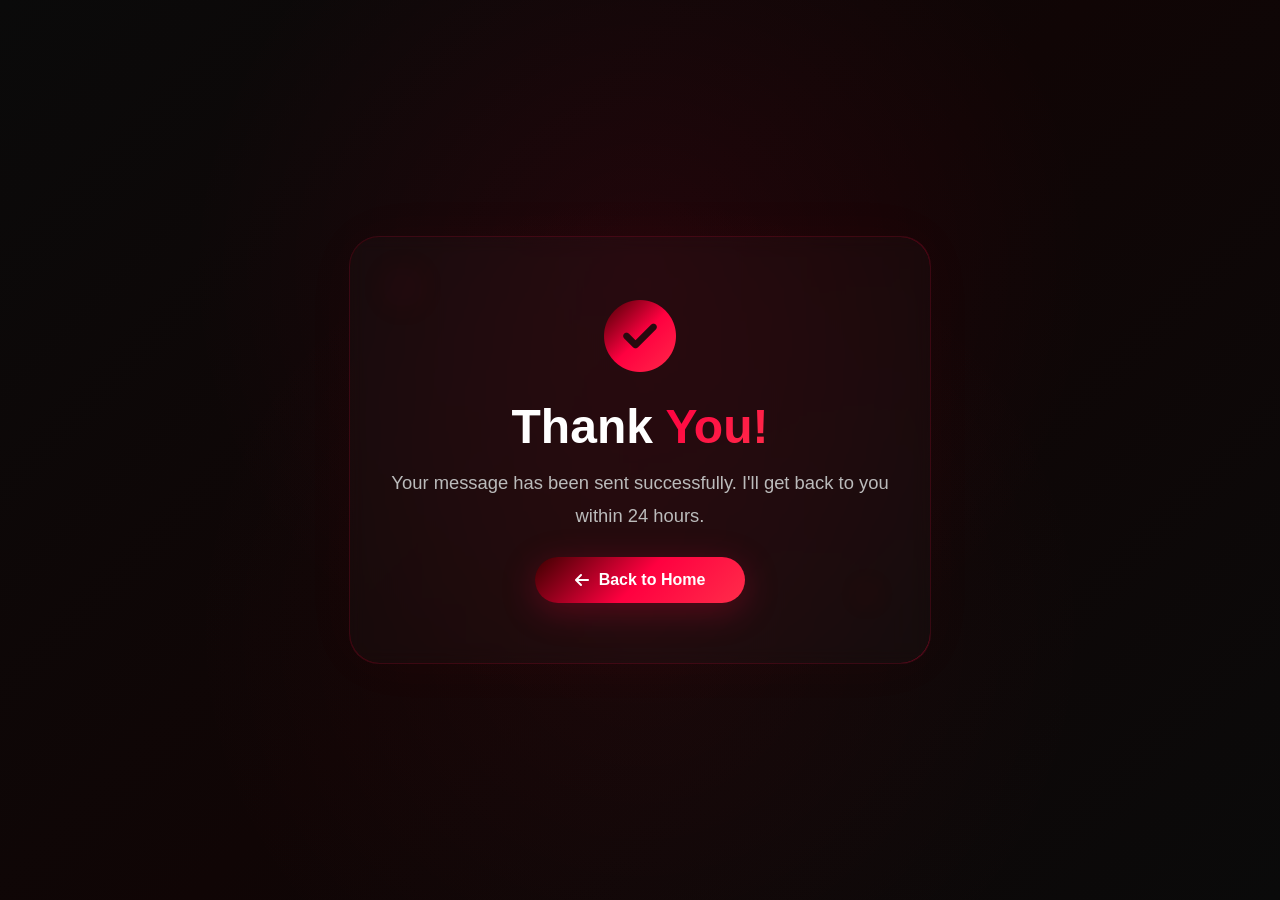
<file: thank-you.html>
<!-- ===== THANK YOU PAGE (thank-you.html) ===== -->
<!DOCTYPE html>
<html lang="en">
<head>
  <meta charset="UTF-8" />
  <meta name="viewport" content="width=device-width, initial-scale=1.0" />
  <title>Thank You · Hashir Ahmad</title>
  <link rel="stylesheet" href="https://cdnjs.cloudflare.com/ajax/libs/font-awesome/6.5.1/css/all.min.css" />
  <style>
    * {
      margin: 0;
      padding: 0;
      box-sizing: border-box;
    }
    body {
      font-family: 'Segoe UI', Tahoma, Geneva, Verdana, sans-serif;
      background: #080808;
      color: #fff;
      min-height: 100vh;
      display: flex;
      align-items: center;
      justify-content: center;
      text-align: center;
      padding: 20px;
      background: radial-gradient(ellipse at 50% 30%, rgba(255, 0, 64, 0.08) 0%, transparent 50%),
                  radial-gradient(ellipse at 50% 70%, rgba(255, 45, 74, 0.05) 0%, transparent 50%),
                  linear-gradient(135deg, #0a0a0a 0%, #100505 50%, #0a0a0a 100%);
      overflow: hidden;
    }
    .thankyou-container {
      max-width: 700px;
      padding: 60px 40px;
      border-radius: 30px;
      background: rgba(255, 255, 255, 0.02);
      border: 1px solid rgba(255, 0, 64, 0.15);
      box-shadow: 0 0 60px rgba(255, 0, 64, 0.03);
      backdrop-filter: blur(8px);
      position: relative;
      overflow: hidden;
    }
    .thankyou-container::before {
      content: '';
      position: absolute;
      inset: -2px;
      border-radius: 32px;
      padding: 2px;
      background: linear-gradient(135deg, #3D0000, #FF0040, #FF2D4A, #3D0000);
      background-size: 300% 300%;
      -webkit-mask: linear-gradient(#fff 0 0) content-box, linear-gradient(#fff 0 0);
      mask: linear-gradient(#fff 0 0) content-box, linear-gradient(#fff 0 0);
      -webkit-mask-composite: xor;
      mask-composite: exclude;
      opacity: 0.5;
      animation: borderRotate 6s linear infinite;
      pointer-events: none;
    }
    @keyframes borderRotate {
      0% { background-position: 0% 50%; }
      50% { background-position: 100% 50%; }
      100% { background-position: 0% 50%; }
    }
    .thankyou-container .icon {
      font-size: 4.5rem;
      color: #FF0040;
      margin-bottom: 20px;
      display: inline-block;
      background: linear-gradient(135deg, #3D0000, #FF0040, #FF2D4A);
      -webkit-background-clip: text;
      -webkit-text-fill-color: transparent;
      background-clip: text;
    }
    .thankyou-container h1 {
      font-size: 3rem;
      font-weight: 800;
      margin-bottom: 12px;
    }
    .thankyou-container h1 span {
      background: linear-gradient(135deg, #FF0040, #FF2D4A);
      -webkit-background-clip: text;
      -webkit-text-fill-color: transparent;
      background-clip: text;
    }
    .thankyou-container p {
      color: #bbb;
      font-size: 1.15rem;
      line-height: 1.8;
      max-width: 500px;
      margin: 0 auto 25px;
    }
    .thankyou-container .btn-back {
      display: inline-flex;
      align-items: center;
      gap: 10px;
      padding: 14px 40px;
      border-radius: 50px;
      background: linear-gradient(135deg, #3D0000, #FF0040, #FF2D4A);
      color: #fff;
      font-weight: 600;
      text-decoration: none;
      transition: all 0.3s cubic-bezier(0.34, 1.56, 0.64, 1);
      box-shadow: 0 8px 35px rgba(255, 0, 64, 0.25);
    }
    .thankyou-container .btn-back:hover {
      transform: translateY(-4px) scale(1.03);
      box-shadow: 0 16px 50px rgba(255, 0, 64, 0.4);
    }
    .glow-particle {
      position: absolute;
      width: 8px;
      height: 8px;
      border-radius: 50%;
      background: #FF0040;
      filter: blur(12px);
      opacity: 0.3;
      pointer-events: none;
    }
    @media (max-width: 600px) {
      .thankyou-container { padding: 40px 20px; }
      .thankyou-container h1 { font-size: 2.2rem; }
      .thankyou-container p { font-size: 1rem; }
    }
  </style>
</head>
<body>
  <div class="thankyou-container">
    <div class="glow-particle" style="top:10%;left:8%;width:14px;height:14px;filter:blur(20px);opacity:0.4;"></div>
    <div class="glow-particle" style="bottom:15%;right:10%;width:10px;height:10px;filter:blur(16px);opacity:0.3;"></div>
    <div class="icon"><i class="fas fa-check-circle"></i></div>
    <h1>Thank <span>You!</span></h1>
    <p>Your message has been sent successfully. I'll get back to you within 24 hours.</p>
    <a href="/" class="btn-back"><i class="fas fa-arrow-left"></i> Back to Home</a>
  </div>
</body>
</html>
</file>
